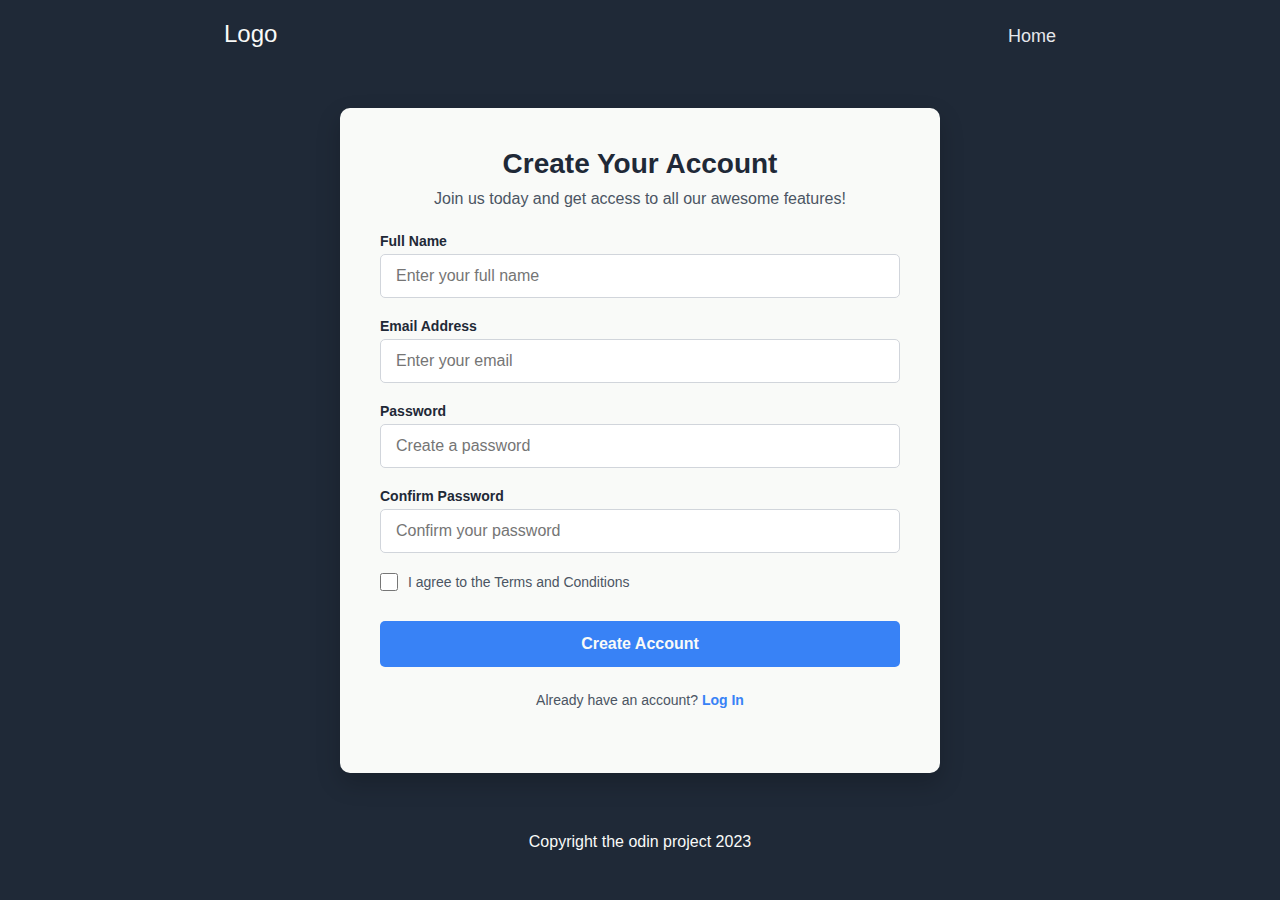
<file: signup.html>
<!DOCTYPE html>
<html lang="en">
<head>
    <meta charset="UTF-8">
    <meta name="viewport" content="width=device-width, initial-scale=1.0">
    <title>Sign Up - Odin Project</title>
    <link rel="stylesheet" href="./css/styles.css">
    <link rel="stylesheet" href="./css/signup.css">
</head>
<body>
    <header>
        <div class="container header-wrapper">
            <div class="header-logo">Logo</div>
            <nav>
                <a href="index.html">Home</a>
            </nav>
        </div>
    </header>
    
    <section class="signup-section">
        <div class="container signup-container">
            <div class="signup-card">
                <h2>Create Your Account</h2>
                <p>Join us today and get access to all our awesome features!</p>
                
                <form class="signup-form">
                    <div class="form-group">
                        <label for="fullname">Full Name</label>
                        <input type="text" id="fullname" name="fullname" placeholder="Enter your full name" required>
                    </div>
                    
                    <div class="form-group">
                        <label for="email">Email Address</label>
                        <input type="email" id="email" name="email" placeholder="Enter your email" required>
                    </div>
                    
                    <div class="form-group">
                        <label for="password">Password</label>
                        <input type="password" id="password" name="password" placeholder="Create a password" required>
                    </div>
                    
                    <div class="form-group">
                        <label for="confirm-password">Confirm Password</label>
                        <input type="password" id="confirm-password" name="confirm-password" placeholder="Confirm your password" required>
                    </div>
                    
                    <div class="form-checkbox">
                        <input type="checkbox" id="terms" name="terms" required>
                        <label for="terms">I agree to the Terms and Conditions</label>
                    </div>
                    
                    <button type="submit" class="signup-button">Create Account</button>
                </form>
                
                <div class="login-link">
                    <p>Already have an account? <a href="#">Log In</a></p>
                </div>
            </div>
        </div>
    </section>
    
    <footer>
        <div class="container footer-wrapper">
            <p>Copyright the odin project 2023</p>
        </div>
    </footer>
</body>
</html>
</file>
<file: css/styles.css>
* {
    margin: 0;
    box-sizing: border-box;
  }
  
  body {
    margin: 0;
    font-family: Arial, sans-serif;
    background-color: #1f2937;
    color: #f9faf8;
  }
  
  .container {
    width: 65%;
    margin: 0 auto;
    display: flex;
  }
  
  .header-wrapper {
    justify-content: space-between;
    align-items: baseline;
  }
  
  header {
    background-color: #1f2937;
    padding: 20px 0;
    display: flex;
    justify-content: space-between;
    align-items: center;
    position: sticky;
    top: 0;
  }
  
  .header-logo {
    font-size: 24px;
    color: #f9faf8;
  }
  
  nav a {
    margin-left: 20px;
    font-size: 18px;
    color: #e5e7eb;
    text-decoration: none;
  }
  
  nav a:active {
    color: #3882f6;
  }
  
  nav {
    display: flex;
    align-items: flex-end;
  }
  
  section {
    width: 100vw;
  }
  
  .hero {
    background-color: #1f2937;
    display: flex;
    /* text-align: center; */
    align-items: center;
    justify-content: center;
    padding: 40px 20vw;
  }
  
  .hero-wrapper {
    display: flex;
    flex: 1;
  }
  
  .hero h1 {
    font-size: 48px;
    font-weight: extra-bold;
    color: #f9faf8;
  }
  
  .hero p {
    font-size: 18px;
    color: #e5e7eb;
    font-weight: lighter;
  }
  
  .hero button {
    background-color: #3882f6;
    color: #ffffff;
    border: none;
    padding: 10px 20px;
    border-radius: 10px;
    cursor: pointer;
  }
  
  .hero-content {
    width: 45%;
    display: flex;
    flex-direction: column;
    align-items: flex-start;
    gap: 10px;
  }
  .hero-image {
    padding: 10px;
    margin: 0 auto;
    width: 50%;
  }
  
  .information {
    background-color: #f9faf8;
    padding: 30px 60px;
    text-align: center;
  }
  
  .info-wrapper {
    flex-direction: column;
    height: 100%;
    gap: 20px;
  }
  
  .information h2 {
    font-size: 36px;
    font-weight: bold;
    color: #1f2937;
  }
  
  .info-tiles {
    display: flex;
    justify-content: space-around;
    gap: 10px;
  }
  
  .tile-container {
    background-color: transparent;
    display: flex;
    flex-direction: column-reverse;
    width: 20%;
    color: gray;
  }
  
  .tile-container > div {
    background-color: #f9faf8;
    /* padding: 20px; */
    border: 2px solid #3882f6;
    border-radius: 10px;
    text-align: center;
    width: 100%;
  }
  
  .info-tile {
    background-color: #ffffff;
    border: 2px solid #3882f6; /* Borde azul */
    border-radius: 8px;
    padding: 20px;
    text-align: center;
    height: 22vh;
    margin-bottom: 20px;
    color: gray;
  }
  
  .quote {
    background-color: #e5e7eb;
    padding: 100px 0;
    text-align: center;
  }
  
  .quote blockquote {
    font-size: 36px;
    font-style: oblique;
    color: #1f2937;
  }
  
  .quote p:nth-child(2) {
    font-size: 17px;
    font-style: normal;
    text-align: end;
  }
  
  .call-to-action {
    background-color: #f9faf8;
  }
  
  .cta-wrapper {
    padding: 5%;
    height: 30vh;
    width: 85vw;
  }
  
  .cta-content {
    background-color: #3882f6;
    border-radius: 5px;
    width: 100%;
    padding: 4% 2%;
    display: flex;
    justify-content: space-around;
    align-items: center;
  }
  
  .call-to-action .cta-text {
    font-weight: normal;
    text-align: left;
    margin-right: 20px;
  }
  
  .call-to-action .cta-title {
    font-weight: bold;
    font-size: 24px;
    color: #f9faf8;
  }
  
  .call-to-action button {
    background-color: #3882f6;
    color: #f9faf8;
    border: 1px solid #f9faf8;
    padding: 10px 20px;
    border-radius: 10px;
    cursor: pointer;
  }
  
  footer {
    background-color: #1f2937;
    padding: 20px 0;
    text-align: center;
  }
  
  .footer-wrapper {
    justify-content: center;
    align-items: center;
  }
  
  footer p {
    margin: 0;
  }
  
  /* Media Queries para hacer la página responsive */
  @media (max-width: 1023px) {
    .container {
      width: 85%;
    }
  
    .hero {
      padding: 40px 5vw;
    }
  
    .cta-wrapper {
      width: 95vw;
    }
  
    .quote blockquote {
      font-size: 30px;
    }
  }
  
  @media (max-width: 767px) {
    /* Corrección para evitar scroll horizontal */
    section {
      width: 100%;
      overflow-x: hidden;
    }
  
    /* Ajustes para el container */
    .container {
      width: 90%;
      flex-direction: column;
    }
  
    /* Header y navegación */
    .header-wrapper {
      flex-direction: column;
      align-items: center;
      text-align: center;
    }
  
    nav {
      margin-top: 15px;
      justify-content: center;
      flex-wrap: wrap;
    }
  
    nav a {
      margin: 5px 10px;
    }
  
    /* Hero section */
    .hero-wrapper {
      flex-direction: column;
    }
  
    .hero-content {
      width: 100%;
      align-items: center;
      text-align: center;
      margin-bottom: 20px;
    }
  
    .hero-image {
      width: 100%;
    }
  
    .hero-image img {
      max-width: 100%;
      height: auto;
    }
  
    .hero h1 {
      font-size: 32px;
    }
  
    .hero p {
      font-size: 16px;
    }
  
    /* Info tiles */
    .information {
      padding: 30px 20px;
    }
  
    .info-tiles {
      flex-direction: column;
      align-items: center;
    }
  
    .tile-container {
      width: 80%;
      margin-bottom: 20px;
    }
  
    .info-tile {
      height: auto;
      min-height: 150px;
    }
  
    /* Quote section */
    .quote {
      padding: 50px 20px;
    }
  
    .quote blockquote {
      font-size: 24px;
    }
  
    /* CTA section */
    .cta-wrapper {
      height: auto;
      padding: 30px 15px;
    }
  
    .cta-content {
      flex-direction: column;
      padding: 30px 20px;
      text-align: center;
    }
  
    .call-to-action .cta-text {
      margin-right: 0;
      margin-bottom: 20px;
      text-align: center;
    }
  }
</file>
<file: css/signup.css>
/* Estilos específicos para el formulario de registro */
.signup-section {
    background-color: #1f2937;
    min-height: 80vh;
    display: flex;
    align-items: center;
    justify-content: center;
    padding: 40px 0;
  }
  
  .signup-container {
    width: 100%;
    max-width: 600px;
    margin: 0 auto;
    display: flex;
    justify-content: center;
  }
  
  .signup-card {
    background-color: #f9faf8;
    border-radius: 10px;
    padding: 40px;
    width: 100%;
    box-shadow: 0 10px 25px rgba(0, 0, 0, 0.2);
    color: #1f2937;
  }
  
  .signup-card h2 {
    font-size: 28px;
    margin-bottom: 10px;
    color: #1f2937;
    text-align: center;
  }
  
  .signup-card p {
    color: #4b5563;
    margin-bottom: 25px;
    text-align: center;
  }
  
  .signup-form {
    display: flex;
    flex-direction: column;
    gap: 20px;
  }
  
  .form-group {
    display: flex;
    flex-direction: column;
    gap: 5px;
  }
  
  .form-group label {
    font-weight: bold;
    color: #1f2937;
    font-size: 14px;
  }
  
  .form-group input {
    padding: 12px 15px;
    border: 1px solid #d1d5db;
    border-radius: 5px;
    font-size: 16px;
    transition: border-color 0.3s;
  }
  
  .form-group input:focus {
    border-color: #3882f6;
    outline: none;
    box-shadow: 0 0 0 2px rgba(56, 130, 246, 0.2);
  }
  
  .form-checkbox {
    display: flex;
    align-items: center;
    gap: 10px;
  }
  
  .form-checkbox input {
    width: 18px;
    height: 18px;
    accent-color: #3882f6;
  }
  
  .form-checkbox label {
    font-size: 14px;
    color: #4b5563;
  }
  
  .signup-button {
    background-color: #3882f6;
    color: #f9faf8;
    border: none;
    padding: 14px 20px;
    border-radius: 5px;
    font-size: 16px;
    font-weight: bold;
    cursor: pointer;
    transition: background-color 0.3s;
    margin-top: 10px;
  }
  
  .signup-button:hover {
    background-color: #2563eb;
  }
  
  .login-link {
    margin-top: 25px;
    text-align: center;
    font-size: 14px;
    color: #4b5563;
  }
  
  .login-link a {
    color: #3882f6;
    text-decoration: none;
    font-weight: bold;
  }
  
  .login-link a:hover {
    text-decoration: underline;
  }
  
  /* Media queries para hacer el formulario responsive */
  @media (max-width: 767px) {
    .signup-card {
      padding: 25px 20px;
    }
  
    .signup-section {
      padding: 20px;
    }
  
    .signup-card h2 {
      font-size: 24px;
    }
  
    .form-group input {
      padding: 10px 12px;
    }
  
    .signup-button {
      padding: 12px 16px;
    }
  }
</file>
